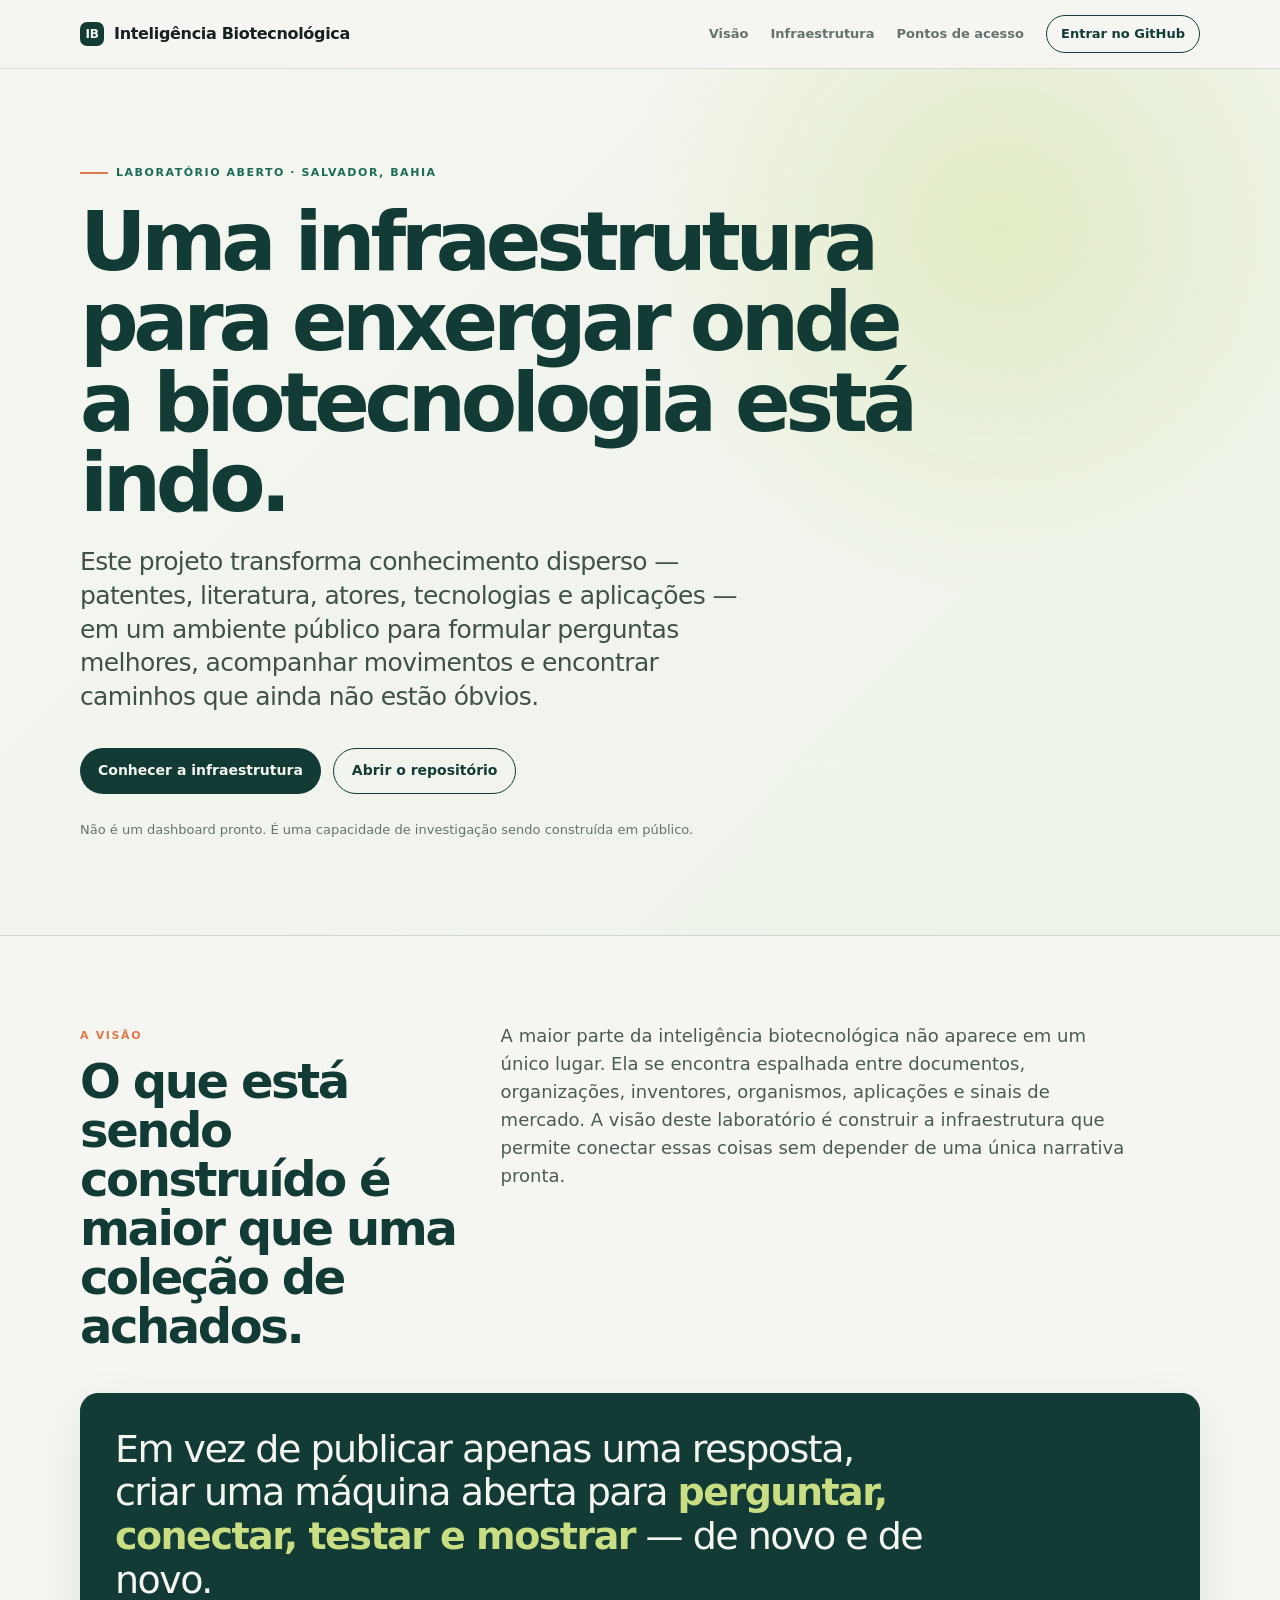
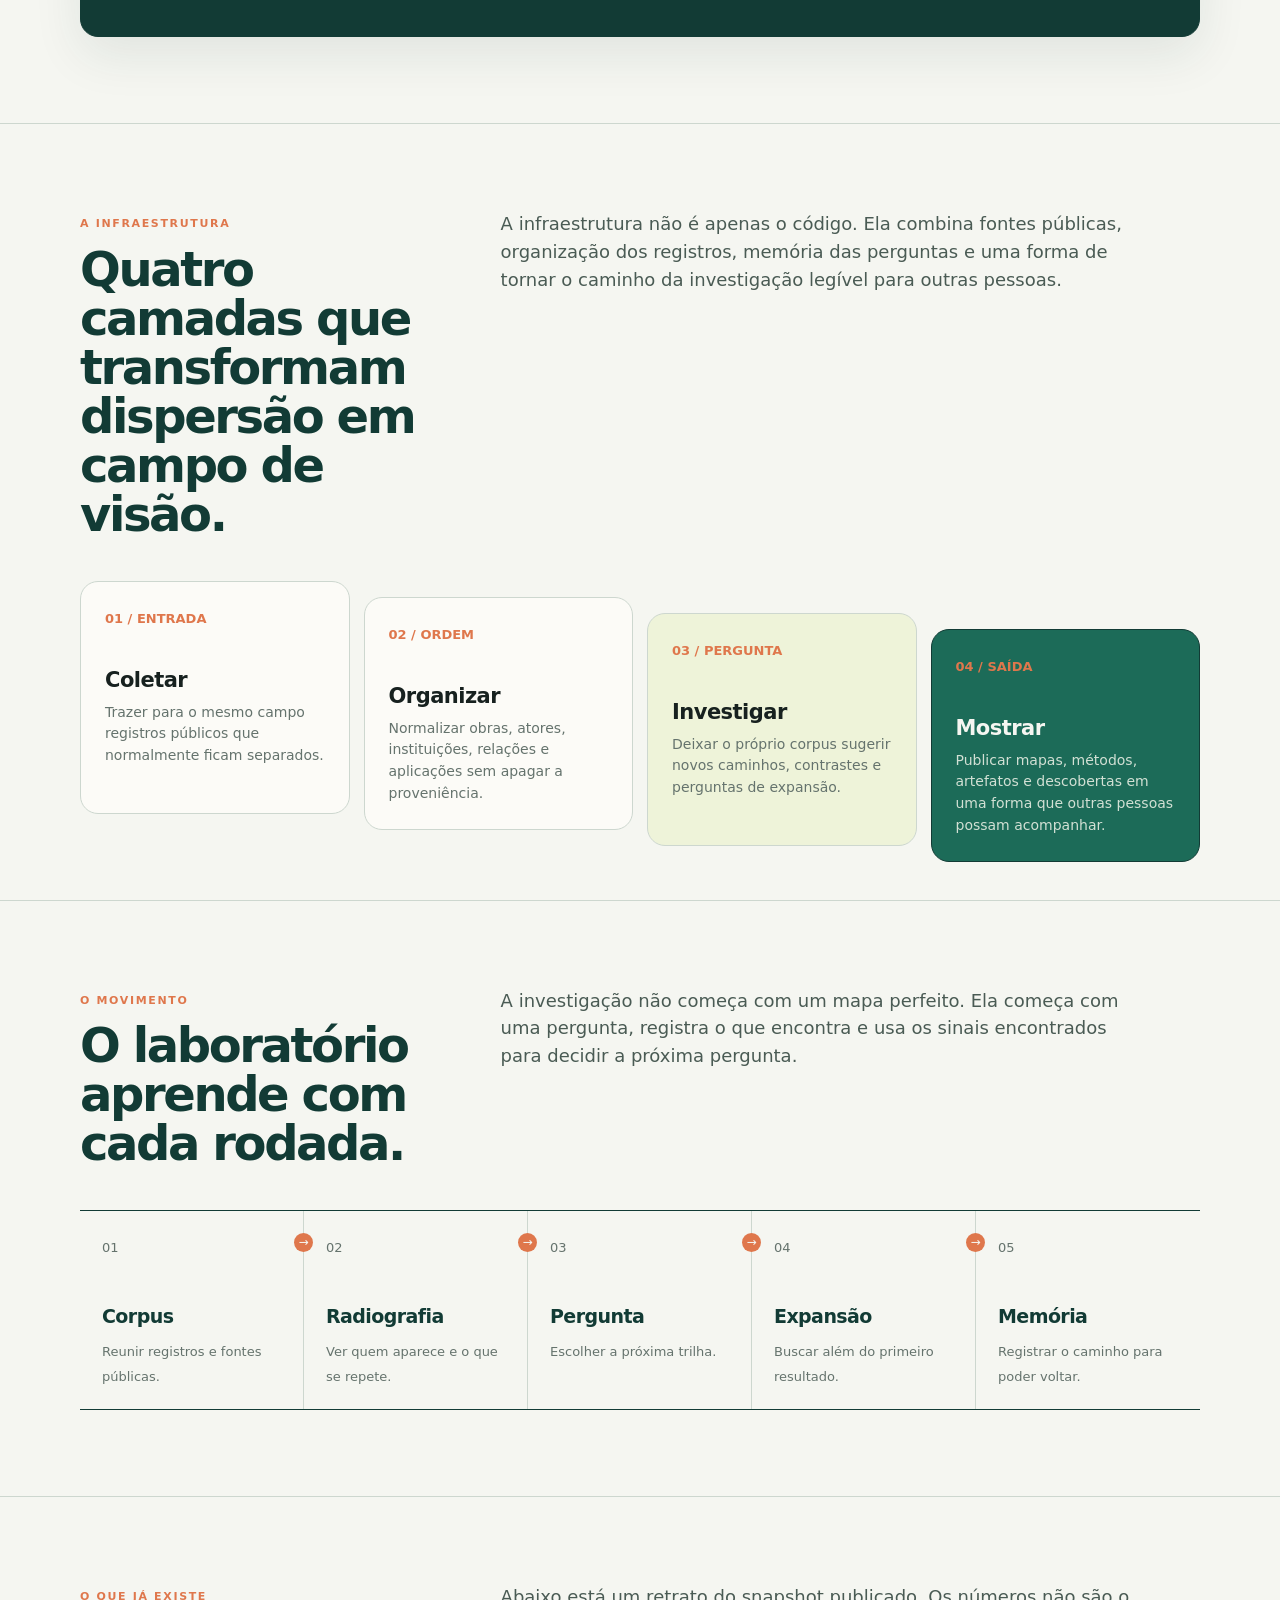
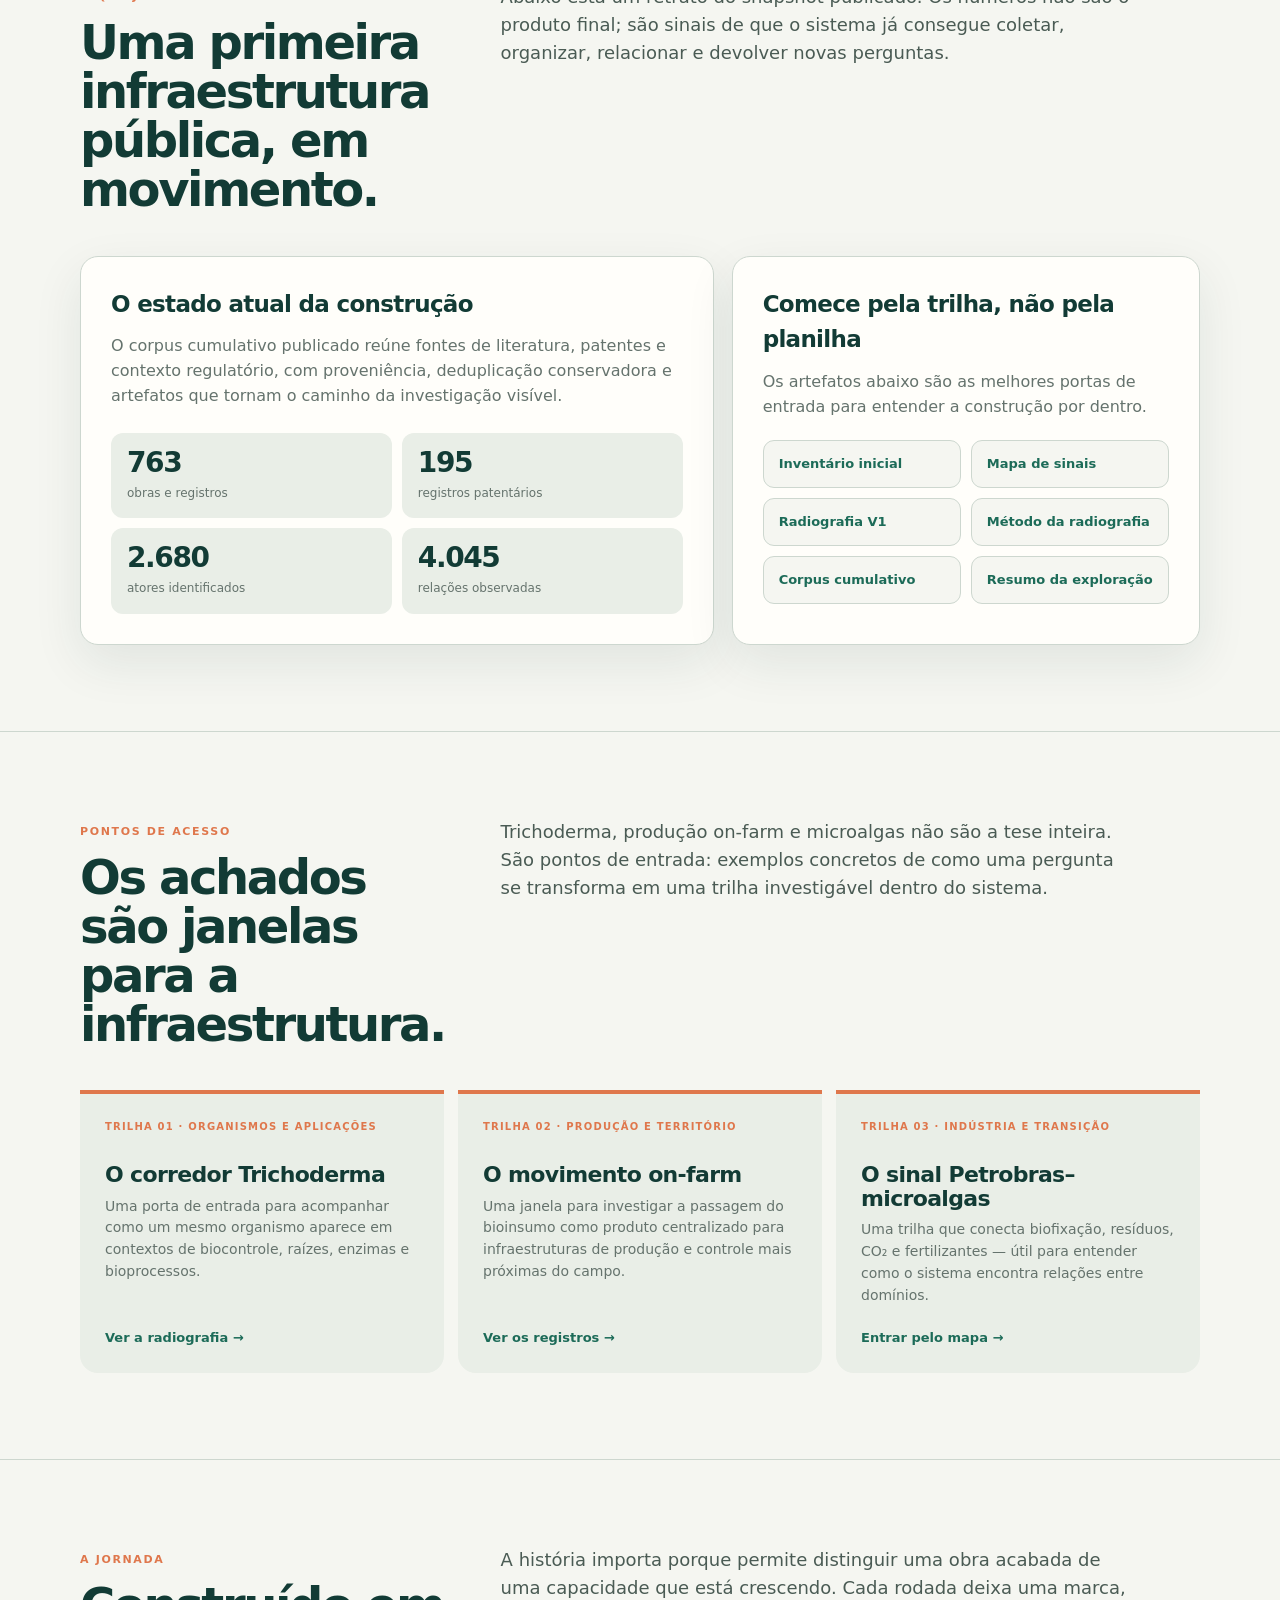
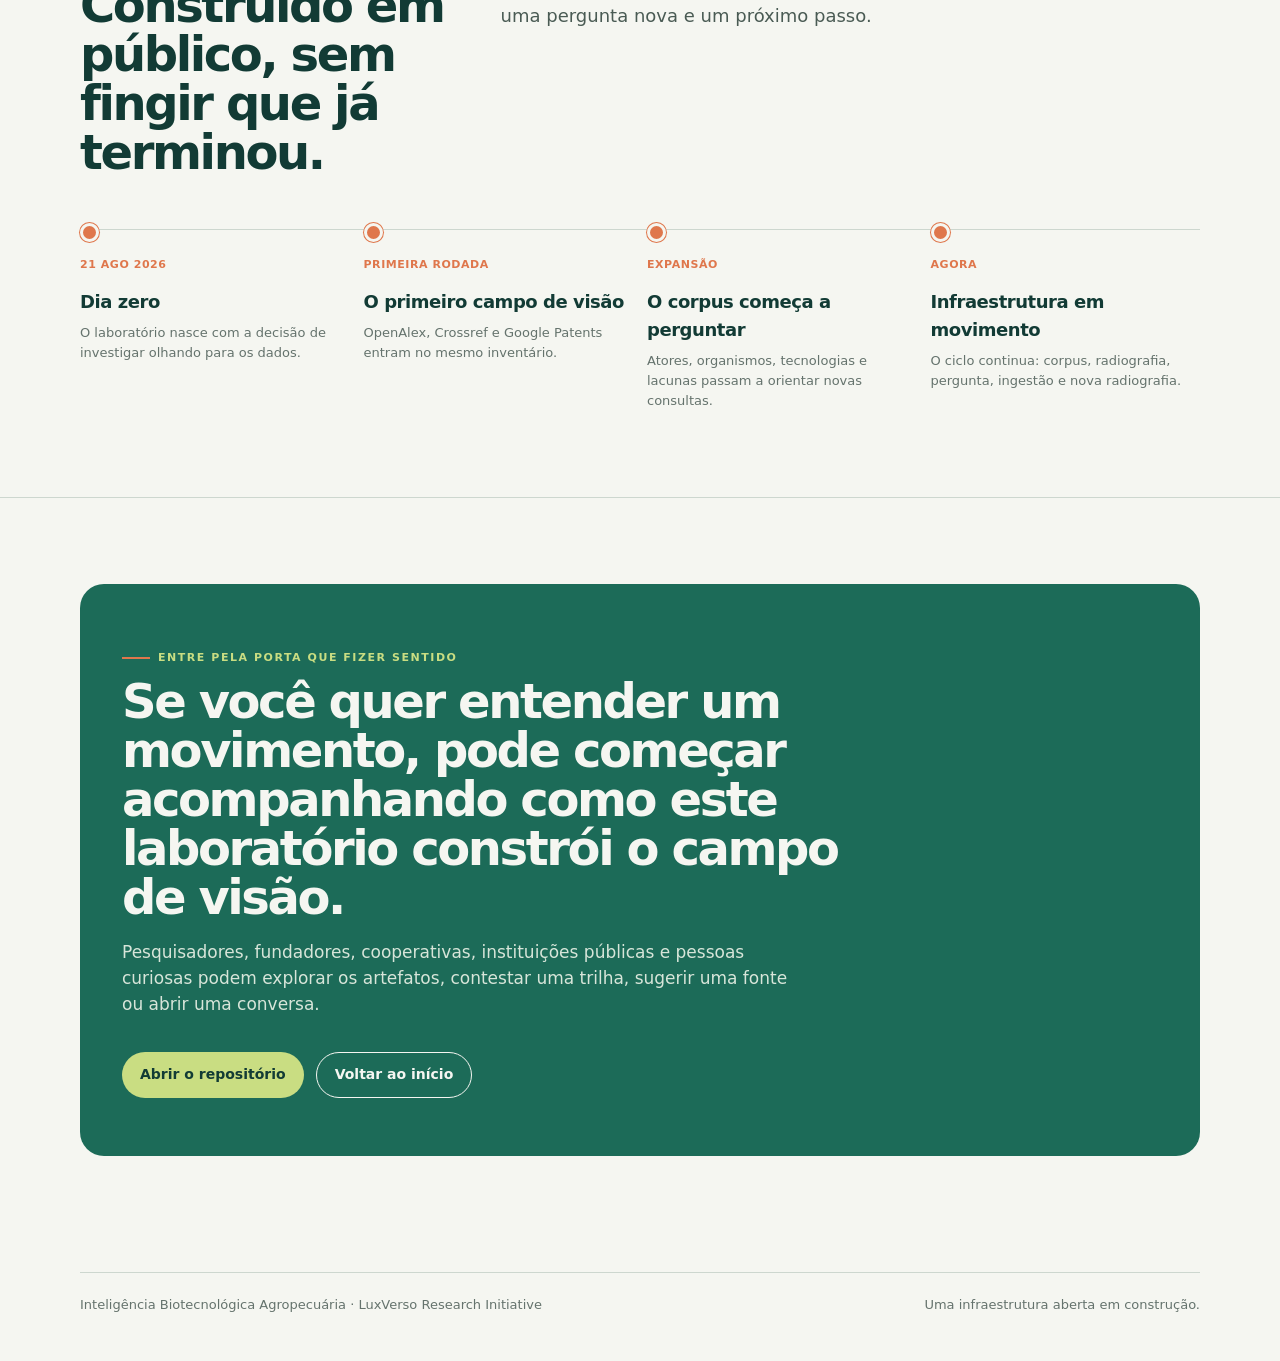
<file: index.html>
<!doctype html>
<html lang="pt-BR">
<head>
  <meta charset="utf-8">
  <meta name="viewport" content="width=device-width, initial-scale=1">
  <meta name="description" content="Uma infraestrutura aberta para transformar conhecimento biotecnológico disperso em inteligência investigável.">
  <title>Inteligência Biotecnológica Agropecuária — Infraestrutura aberta</title>
  <style>
    :root {
      --ink: #17211f;
      --muted: #65736d;
      --paper: #f5f6f1;
      --paper-2: #e9eee7;
      --line: #cdd7cf;
      --deep: #123b35;
      --green: #1c6b58;
      --lime: #c9dd82;
      --orange: #df774c;
      --white: #fffefa;
      --shadow: 0 18px 50px rgba(18, 59, 53, .09);
      --radius: 18px;
    }
    * { box-sizing: border-box; }
    html { scroll-behavior: smooth; }
    body {
      margin: 0;
      color: var(--ink);
      background: var(--paper);
      font-family: Inter, ui-sans-serif, system-ui, -apple-system, BlinkMacSystemFont, "Segoe UI", sans-serif;
      line-height: 1.55;
    }
    a { color: inherit; }
    .wrap { width: min(1120px, calc(100% - 40px)); margin: 0 auto; }
    .topbar {
      position: sticky;
      top: 0;
      z-index: 10;
      background: rgba(245, 246, 241, .88);
      border-bottom: 1px solid rgba(205, 215, 207, .85);
      backdrop-filter: blur(14px);
    }
    .nav { min-height: 68px; display: flex; align-items: center; justify-content: space-between; gap: 20px; }
    .brand { display: inline-flex; align-items: center; gap: 10px; text-decoration: none; font-weight: 800; letter-spacing: -.02em; }
    .mark { width: 24px; height: 24px; display: grid; place-items: center; color: var(--paper); background: var(--deep); border-radius: 7px; font-size: 12px; font-weight: 900; }
    .navlinks { display: flex; align-items: center; gap: 22px; color: var(--muted); font-size: 13px; font-weight: 650; }
    .navlinks a { text-decoration: none; }
    .navlinks a:hover { color: var(--green); }
    .nav-cta { color: var(--deep) !important; border: 1px solid var(--deep); border-radius: 999px; padding: 8px 14px; }
    .hero { padding: 88px 0 82px; background: radial-gradient(circle at 78% 18%, rgba(201, 221, 130, .38), transparent 30%), linear-gradient(135deg, var(--paper) 0%, #edf3e9 100%); border-bottom: 1px solid var(--line); }
    .eyebrow { display: inline-flex; align-items: center; gap: 8px; color: var(--green); text-transform: uppercase; letter-spacing: .14em; font-size: 11px; font-weight: 850; }
    .eyebrow::before { content: ""; width: 28px; height: 2px; background: var(--orange); }
    h1 { max-width: 880px; margin: 20px 0 22px; color: var(--deep); font-size: clamp(44px, 7vw, 82px); line-height: .98; letter-spacing: -.065em; font-weight: 840; }
    .hero-lede { max-width: 700px; margin: 0; color: #40514a; font-size: clamp(19px, 2.4vw, 25px); line-height: 1.35; letter-spacing: -.025em; }
    .hero-actions { display: flex; flex-wrap: wrap; gap: 12px; margin-top: 34px; }
    .button { display: inline-flex; align-items: center; justify-content: center; min-height: 46px; padding: 0 18px; border-radius: 999px; text-decoration: none; font-size: 14px; font-weight: 800; transition: transform .2s ease, box-shadow .2s ease, background .2s ease; }
    .button:hover { transform: translateY(-2px); box-shadow: 0 10px 24px rgba(18, 59, 53, .13); }
    .button-primary { color: var(--paper); background: var(--deep); }
    .button-secondary { color: var(--deep); border: 1px solid var(--deep); background: transparent; }
    .hero-note { margin-top: 26px; color: var(--muted); font-size: 13px; }
    .section { padding: 86px 0; }
    .section + .section { border-top: 1px solid var(--line); }
    .section-head { display: grid; grid-template-columns: minmax(240px, .7fr) minmax(0, 1.3fr); gap: 44px; align-items: start; margin-bottom: 42px; }
    .section-kicker { color: var(--orange); text-transform: uppercase; letter-spacing: .15em; font-size: 11px; font-weight: 850; }
    h2 { margin: 10px 0 0; color: var(--deep); font-size: clamp(30px, 4vw, 48px); line-height: 1.02; letter-spacing: -.05em; }
    .section-intro { max-width: 630px; margin: 0; color: #4a5b54; font-size: 18px; line-height: 1.55; }
    .statement { padding: 34px; border: 1px solid var(--deep); border-radius: var(--radius); color: var(--paper); background: var(--deep); box-shadow: var(--shadow); }
    .statement p { max-width: 820px; margin: 0; font-size: clamp(24px, 3.2vw, 38px); line-height: 1.15; letter-spacing: -.04em; }
    .statement strong { color: var(--lime); font-weight: 800; }
    .layers { display: grid; grid-template-columns: repeat(4, 1fr); gap: 14px; }
    .layer { min-height: 210px; padding: 24px; border: 1px solid var(--line); border-radius: var(--radius); background: rgba(255, 254, 250, .72); }
    .layer:nth-child(2) { transform: translateY(16px); }
    .layer:nth-child(3) { transform: translateY(32px); background: #eef3d9; }
    .layer:nth-child(4) { transform: translateY(48px); color: var(--paper); border-color: var(--deep); background: var(--green); }
    .number { color: var(--orange); font-size: 13px; font-weight: 900; }
    .layer h3 { margin: 38px 0 10px; color: inherit; font-size: 21px; line-height: 1.1; letter-spacing: -.025em; }
    .layer p { margin: 0; color: var(--muted); font-size: 14px; }
    .layer:nth-child(4) p { color: #d2e0d4; }
    .cycle { display: grid; grid-template-columns: repeat(5, 1fr); gap: 0; border-top: 1px solid var(--deep); border-bottom: 1px solid var(--deep); }
    .cycle-step { position: relative; min-height: 170px; padding: 24px 22px 20px; border-right: 1px solid var(--line); }
    .cycle-step:last-child { border-right: 0; }
    .cycle-step::after { content: "→"; position: absolute; right: -10px; top: 22px; z-index: 1; width: 19px; height: 19px; color: var(--paper); background: var(--orange); border-radius: 50%; text-align: center; line-height: 18px; font-size: 12px; }
    .cycle-step:last-child::after { display: none; }
    .cycle-step strong { display: block; margin: 42px 0 8px; color: var(--deep); font-size: 19px; letter-spacing: -.03em; }
    .cycle-step span { color: var(--muted); font-size: 13px; }
    .proof-grid { display: grid; grid-template-columns: 1.15fr .85fr; gap: 18px; }
    .proof-card { padding: 30px; border-radius: var(--radius); background: var(--white); border: 1px solid var(--line); box-shadow: var(--shadow); }
    .proof-card h3 { margin: 0 0 12px; color: var(--deep); font-size: 23px; letter-spacing: -.03em; }
    .proof-card p { margin: 0; color: var(--muted); }
    .stats { display: grid; grid-template-columns: repeat(2, 1fr); gap: 10px; margin-top: 24px; }
    .stat { padding: 16px; border-radius: 12px; background: var(--paper-2); }
    .stat b { display: block; color: var(--deep); font-size: 28px; line-height: 1; letter-spacing: -.05em; }
    .stat span { display: block; margin-top: 7px; color: var(--muted); font-size: 12px; }
    .manifest { display: grid; grid-template-columns: repeat(2, 1fr); gap: 10px; margin-top: 20px; }
    .manifest a { display: block; padding: 13px 15px; border: 1px solid var(--line); border-radius: 11px; color: var(--green); background: var(--paper); text-decoration: none; font-size: 13px; font-weight: 750; }
    .manifest a:hover { border-color: var(--green); background: #eff5e9; }
    .access-grid { display: grid; grid-template-columns: repeat(3, 1fr); gap: 14px; }
    .access { display: flex; flex-direction: column; min-height: 270px; padding: 25px; border-top: 4px solid var(--orange); border-radius: 0 0 var(--radius) var(--radius); background: var(--paper-2); }
    .access small { color: var(--orange); text-transform: uppercase; letter-spacing: .12em; font-size: 10px; font-weight: 900; }
    .access h3 { margin: 28px 0 9px; color: var(--deep); font-size: 22px; line-height: 1.08; letter-spacing: -.03em; }
    .access p { margin: 0; color: var(--muted); font-size: 14px; }
    .access a { margin-top: auto; padding-top: 22px; color: var(--green); font-size: 13px; font-weight: 850; text-decoration: none; }
    .timeline { position: relative; display: grid; grid-template-columns: repeat(4, 1fr); gap: 14px; }
    .timeline::before { content: ""; position: absolute; top: 10px; left: 0; right: 0; height: 1px; background: var(--line); }
    .moment { position: relative; padding-top: 32px; }
    .moment::before { content: ""; position: absolute; top: 4px; left: 0; width: 13px; height: 13px; border: 3px solid var(--paper); border-radius: 50%; background: var(--orange); box-shadow: 0 0 0 1px var(--orange); }
    .moment time { color: var(--orange); font-size: 11px; font-weight: 900; letter-spacing: .05em; }
    .moment h3 { margin: 12px 0 7px; color: var(--deep); font-size: 18px; letter-spacing: -.025em; }
    .moment p { margin: 0; color: var(--muted); font-size: 13px; }
    .invite { padding: 58px 42px; border-radius: 24px; color: var(--paper); background: var(--green); }
    .invite h2 { max-width: 720px; color: var(--paper); }
    .invite p { max-width: 670px; color: #d7e5d9; font-size: 17px; }
    .invite .button-primary { color: var(--deep); background: var(--lime); }
    footer { padding: 30px 0 46px; color: var(--muted); font-size: 13px; }
    .footer-row { display: flex; justify-content: space-between; align-items: center; gap: 20px; border-top: 1px solid var(--line); padding-top: 22px; }
    @media (max-width: 820px) {
      .navlinks a:not(.nav-cta) { display: none; }
      .hero { padding: 64px 0; }
      .section { padding: 64px 0; }
      .section-head, .proof-grid { grid-template-columns: 1fr; gap: 18px; }
      .layers { grid-template-columns: repeat(2, 1fr); }
      .layer:nth-child(2), .layer:nth-child(3), .layer:nth-child(4) { transform: none; }
      .cycle { grid-template-columns: 1fr; border-bottom: 0; }
      .cycle-step { min-height: auto; border-right: 0; border-bottom: 1px solid var(--line); }
      .cycle-step::after { content: "↓"; top: auto; bottom: -10px; right: 50%; }
      .cycle-step strong { margin-top: 18px; }
      .access-grid, .timeline { grid-template-columns: 1fr; }
      .timeline::before { left: 5px; top: 0; bottom: 0; width: 1px; height: auto; }
      .moment { padding: 0 0 26px 28px; }
      .moment::before { top: 2px; left: 0; }
      .invite { padding: 38px 26px; }
    }
    @media (max-width: 520px) {
      .wrap { width: min(100% - 28px, 1120px); }
      h1 { font-size: 49px; }
      .layers, .stats, .manifest { grid-template-columns: 1fr; }
      .footer-row { align-items: flex-start; flex-direction: column; }
    }
    @media (prefers-reduced-motion: reduce) { html { scroll-behavior: auto; } .button { transition: none; } }
  </style>
</head>
<body>
  <div class="topbar">
    <nav class="nav wrap" aria-label="Navegação principal">
      <a class="brand" href="#top"><span class="mark">IB</span><span>Inteligência Biotecnológica</span></a>
      <div class="navlinks">
        <a href="#visao">Visão</a>
        <a href="#infraestrutura">Infraestrutura</a>
        <a href="#pontos-de-acesso">Pontos de acesso</a>
        <a class="nav-cta" href="https://github.com/viniburilux/inteligencia-biotecnologica-agropecuaria" target="_blank" rel="noreferrer">Entrar no GitHub</a>
      </div>
    </nav>
  </div>

  <main id="top">
    <header class="hero">
      <div class="wrap">
        <span class="eyebrow">Laboratório aberto · Salvador, Bahia</span>
        <h1>Uma infraestrutura para enxergar onde a biotecnologia está indo.</h1>
        <p class="hero-lede">Este projeto transforma conhecimento disperso — patentes, literatura, atores, tecnologias e aplicações — em um ambiente público para formular perguntas melhores, acompanhar movimentos e encontrar caminhos que ainda não estão óbvios.</p>
        <div class="hero-actions">
          <a class="button button-primary" href="#infraestrutura">Conhecer a infraestrutura</a>
          <a class="button button-secondary" href="https://github.com/viniburilux/inteligencia-biotecnologica-agropecuaria" target="_blank" rel="noreferrer">Abrir o repositório</a>
        </div>
        <p class="hero-note">Não é um dashboard pronto. É uma capacidade de investigação sendo construída em público.</p>
      </div>
    </header>

    <section class="section" id="visao">
      <div class="wrap">
        <div class="section-head">
          <div><span class="section-kicker">A visão</span><h2>O que está sendo construído é maior que uma coleção de achados.</h2></div>
          <p class="section-intro">A maior parte da inteligência biotecnológica não aparece em um único lugar. Ela se encontra espalhada entre documentos, organizações, inventores, organismos, aplicações e sinais de mercado. A visão deste laboratório é construir a infraestrutura que permite conectar essas coisas sem depender de uma única narrativa pronta.</p>
        </div>
        <div class="statement">
          <p>Em vez de publicar apenas uma resposta, criar uma máquina aberta para <strong>perguntar, conectar, testar e mostrar</strong> — de novo e de novo.</p>
        </div>
      </div>
    </section>

    <section class="section" id="infraestrutura">
      <div class="wrap">
        <div class="section-head">
          <div><span class="section-kicker">A infraestrutura</span><h2>Quatro camadas que transformam dispersão em campo de visão.</h2></div>
          <p class="section-intro">A infraestrutura não é apenas o código. Ela combina fontes públicas, organização dos registros, memória das perguntas e uma forma de tornar o caminho da investigação legível para outras pessoas.</p>
        </div>
        <div class="layers">
          <article class="layer"><span class="number">01 / ENTRADA</span><h3>Coletar</h3><p>Trazer para o mesmo campo registros públicos que normalmente ficam separados.</p></article>
          <article class="layer"><span class="number">02 / ORDEM</span><h3>Organizar</h3><p>Normalizar obras, atores, instituições, relações e aplicações sem apagar a proveniência.</p></article>
          <article class="layer"><span class="number">03 / PERGUNTA</span><h3>Investigar</h3><p>Deixar o próprio corpus sugerir novos caminhos, contrastes e perguntas de expansão.</p></article>
          <article class="layer"><span class="number">04 / SAÍDA</span><h3>Mostrar</h3><p>Publicar mapas, métodos, artefatos e descobertas em uma forma que outras pessoas possam acompanhar.</p></article>
        </div>
      </div>
    </section>

    <section class="section">
      <div class="wrap">
        <div class="section-head">
          <div><span class="section-kicker">O movimento</span><h2>O laboratório aprende com cada rodada.</h2></div>
          <p class="section-intro">A investigação não começa com um mapa perfeito. Ela começa com uma pergunta, registra o que encontra e usa os sinais encontrados para decidir a próxima pergunta.</p>
        </div>
        <div class="cycle" aria-label="Ciclo de investigação">
          <div class="cycle-step"><span>01</span><strong>Corpus</strong><span>Reunir registros e fontes públicas.</span></div>
          <div class="cycle-step"><span>02</span><strong>Radiografia</strong><span>Ver quem aparece e o que se repete.</span></div>
          <div class="cycle-step"><span>03</span><strong>Pergunta</strong><span>Escolher a próxima trilha.</span></div>
          <div class="cycle-step"><span>04</span><strong>Expansão</strong><span>Buscar além do primeiro resultado.</span></div>
          <div class="cycle-step"><span>05</span><strong>Memória</strong><span>Registrar o caminho para poder voltar.</span></div>
        </div>
      </div>
    </section>

    <section class="section" id="o-que-existe">
      <div class="wrap">
        <div class="section-head">
          <div><span class="section-kicker">O que já existe</span><h2>Uma primeira infraestrutura pública, em movimento.</h2></div>
          <p class="section-intro">Abaixo está um retrato do snapshot publicado. Os números não são o produto final; são sinais de que o sistema já consegue coletar, organizar, relacionar e devolver novas perguntas.</p>
        </div>
        <div class="proof-grid">
          <article class="proof-card">
            <h3>O estado atual da construção</h3>
            <p>O corpus cumulativo publicado reúne fontes de literatura, patentes e contexto regulatório, com proveniência, deduplicação conservadora e artefatos que tornam o caminho da investigação visível.</p>
            <div class="stats">
              <div class="stat"><b>763</b><span>obras e registros</span></div>
              <div class="stat"><b>195</b><span>registros patentários</span></div>
              <div class="stat"><b>2.680</b><span>atores identificados</span></div>
              <div class="stat"><b>4.045</b><span>relações observadas</span></div>
            </div>
          </article>
          <article class="proof-card">
            <h3>Comece pela trilha, não pela planilha</h3>
            <p>Os artefatos abaixo são as melhores portas de entrada para entender a construção por dentro.</p>
            <div class="manifest">
              <a href="INVENTORY_V0.md">Inventário inicial</a>
              <a href="SIGNAL_MAP_V0.md">Mapa de sinais</a>
              <a href="EXPLORATORY_RADIOGRAPHY_V1.md">Radiografia V1</a>
              <a href="RADIOGRAPHY_METHOD_V1.md">Método da radiografia</a>
              <a href="normalized_v2/">Corpus cumulativo</a>
              <a href="EXPLORATION_CYCLE_V1_SUMMARY.md">Resumo da exploração</a>
            </div>
          </article>
        </div>
      </div>
    </section>

    <section class="section" id="pontos-de-acesso">
      <div class="wrap">
        <div class="section-head">
          <div><span class="section-kicker">Pontos de acesso</span><h2>Os achados são janelas para a infraestrutura.</h2></div>
          <p class="section-intro">Trichoderma, produção on-farm e microalgas não são a tese inteira. São pontos de entrada: exemplos concretos de como uma pergunta se transforma em uma trilha investigável dentro do sistema.</p>
        </div>
        <div class="access-grid">
          <article class="access"><small>Trilha 01 · Organismos e aplicações</small><h3>O corredor Trichoderma</h3><p>Uma porta de entrada para acompanhar como um mesmo organismo aparece em contextos de biocontrole, raízes, enzimas e bioprocessos.</p><a href="EXPLORATORY_RADIOGRAPHY_V1.md">Ver a radiografia →</a></article>
          <article class="access"><small>Trilha 02 · Produção e território</small><h3>O movimento on-farm</h3><p>Uma janela para investigar a passagem do bioinsumo como produto centralizado para infraestruturas de produção e controle mais próximas do campo.</p><a href="EXPANSION_PATENT_FINDINGS_V1.md">Ver os registros →</a></article>
          <article class="access"><small>Trilha 03 · Indústria e transição</small><h3>O sinal Petrobras–microalgas</h3><p>Uma trilha que conecta biofixação, resíduos, CO₂ e fertilizantes — útil para entender como o sistema encontra relações entre domínios.</p><a href="SIGNAL_MAP_V0.md">Entrar pelo mapa →</a></article>
        </div>
      </div>
    </section>

    <section class="section">
      <div class="wrap">
        <div class="section-head">
          <div><span class="section-kicker">A jornada</span><h2>Construído em público, sem fingir que já terminou.</h2></div>
          <p class="section-intro">A história importa porque permite distinguir uma obra acabada de uma capacidade que está crescendo. Cada rodada deixa uma marca, uma pergunta nova e um próximo passo.</p>
        </div>
        <div class="timeline">
          <article class="moment"><time>21 AGO 2026</time><h3>Dia zero</h3><p>O laboratório nasce com a decisão de investigar olhando para os dados.</p></article>
          <article class="moment"><time>PRIMEIRA RODADA</time><h3>O primeiro campo de visão</h3><p>OpenAlex, Crossref e Google Patents entram no mesmo inventário.</p></article>
          <article class="moment"><time>EXPANSÃO</time><h3>O corpus começa a perguntar</h3><p>Atores, organismos, tecnologias e lacunas passam a orientar novas consultas.</p></article>
          <article class="moment"><time>AGORA</time><h3>Infraestrutura em movimento</h3><p>O ciclo continua: corpus, radiografia, pergunta, ingestão e nova radiografia.</p></article>
        </div>
      </div>
    </section>

    <section class="section">
      <div class="wrap">
        <div class="invite">
          <span class="eyebrow" style="color: var(--lime);">Entre pela porta que fizer sentido</span>
          <h2>Se você quer entender um movimento, pode começar acompanhando como este laboratório constrói o campo de visão.</h2>
          <p>Pesquisadores, fundadores, cooperativas, instituições públicas e pessoas curiosas podem explorar os artefatos, contestar uma trilha, sugerir uma fonte ou abrir uma conversa.</p>
          <div class="hero-actions"><a class="button button-primary" href="https://github.com/viniburilux/inteligencia-biotecnologica-agropecuaria" target="_blank" rel="noreferrer">Abrir o repositório</a><a class="button button-secondary" style="color: var(--paper); border-color: var(--paper);" href="#top">Voltar ao início</a></div>
        </div>
      </div>
    </section>
  </main>

  <footer>
    <div class="wrap footer-row"><span>Inteligência Biotecnológica Agropecuária · LuxVerso Research Initiative</span><span>Uma infraestrutura aberta em construção.</span></div>
  </footer>
</body>
</html>
</file>
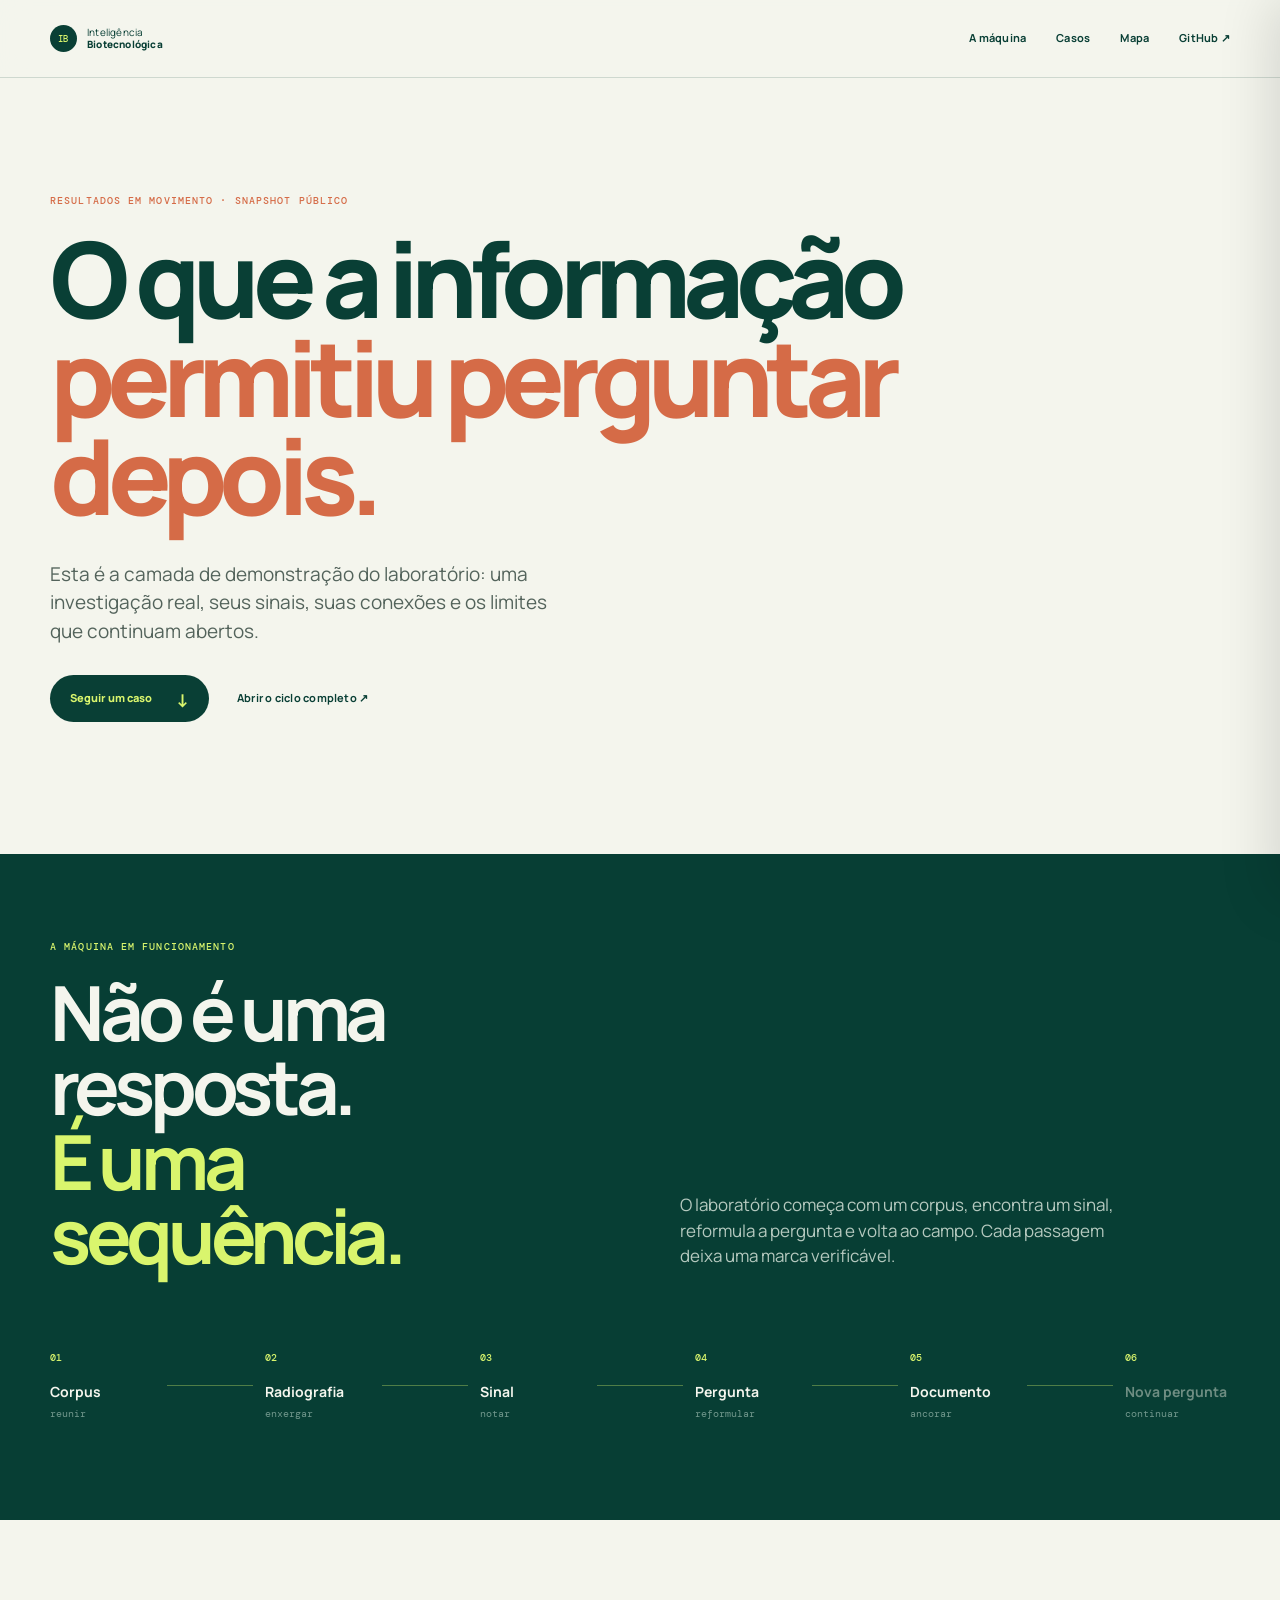
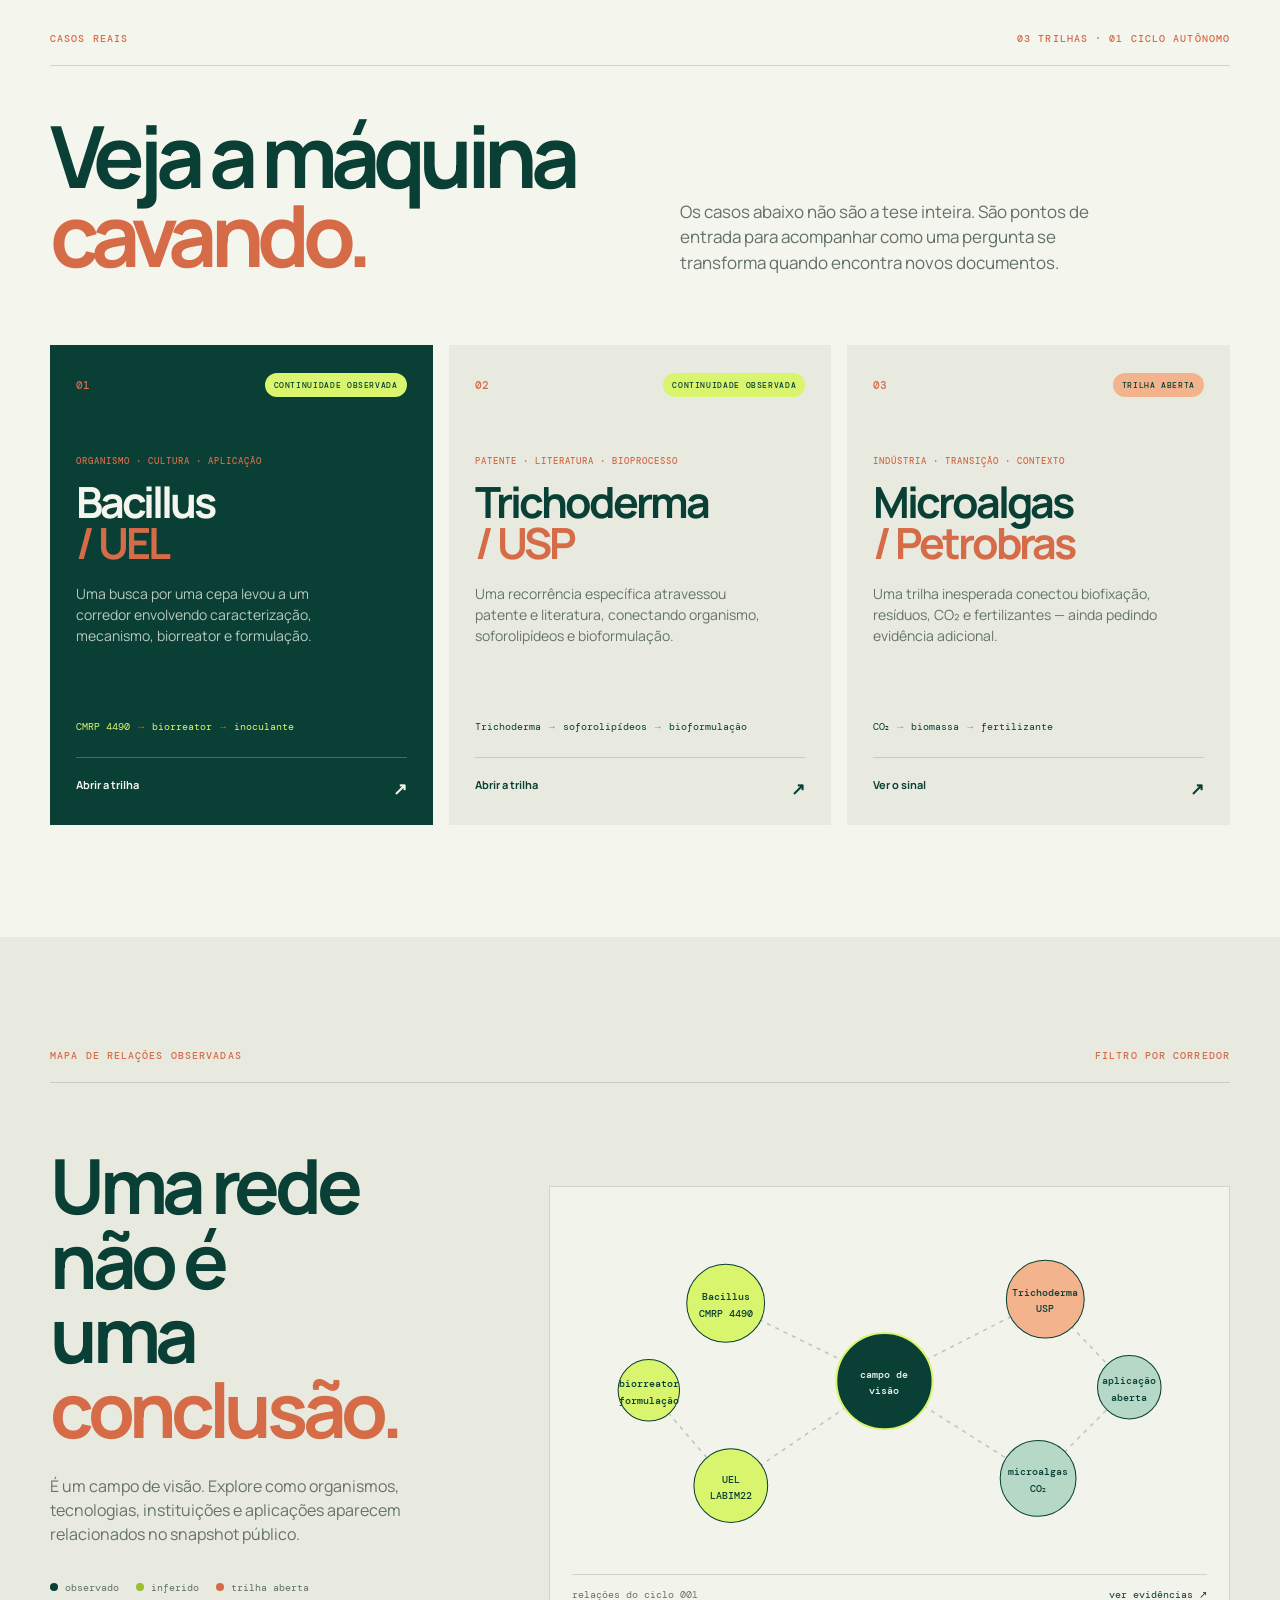
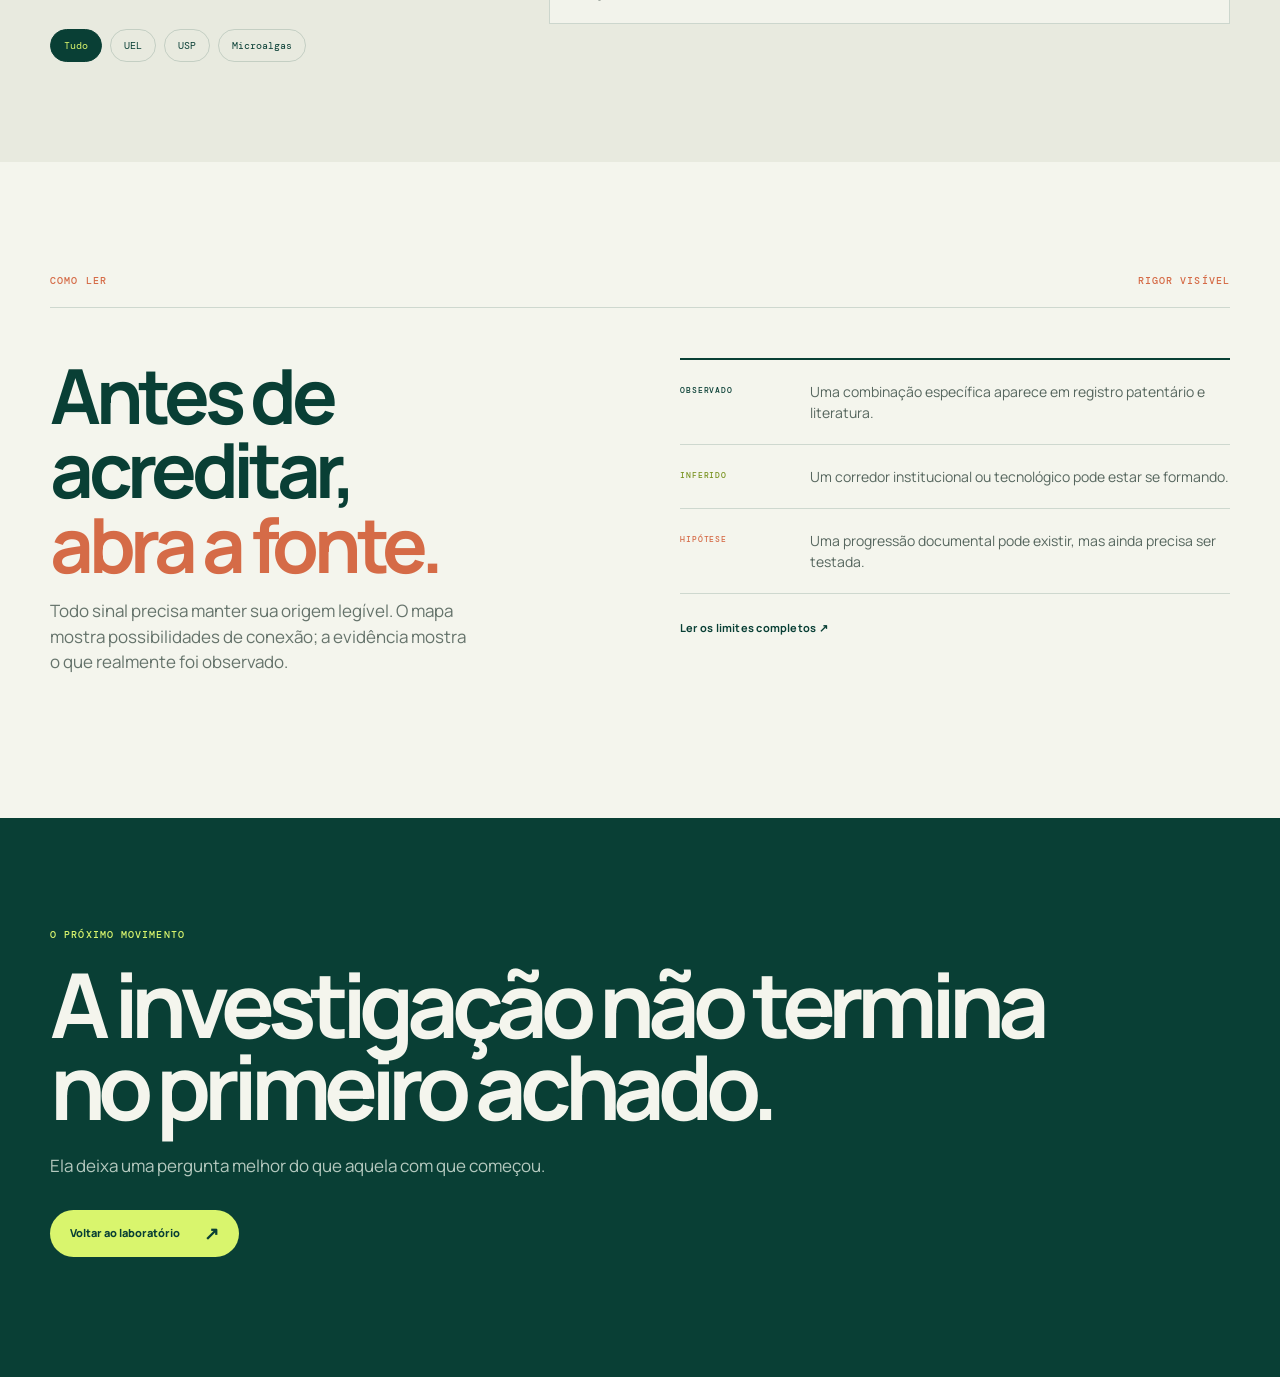
<file: results/index.html>
<!doctype html>
<html lang="pt-BR">
<head>
  <meta charset="utf-8" />
  <meta name="viewport" content="width=device-width, initial-scale=1" />
  <title>Resultados — Inteligência Biotecnológica</title>
  <meta name="description" content="A máquina em funcionamento: casos, relações e evidências do laboratório de Inteligência Biotecnológica Agropecuária." />
  <link rel="preconnect" href="https://fonts.googleapis.com">
  <link rel="preconnect" href="https://fonts.gstatic.com" crossorigin>
  <link href="https://fonts.googleapis.com/css2?family=DM+Mono:wght@400;500&family=Manrope:wght@400;500;600;700;800&display=swap" rel="stylesheet">
  <link rel="stylesheet" href="styles.css" />
</head>
<body>
  <header class="topbar">
    <a class="brand" href="../README.md"><span class="mark">IB</span><span>Inteligência<br><b>Biotecnológica</b></span></a>
    <nav><a href="#machine">A máquina</a><a href="#cases">Casos</a><a href="#map">Mapa</a><a href="https://github.com/viniburilux/inteligencia-biotecnologica-agropecuaria" target="_blank" rel="noreferrer">GitHub ↗</a></nav>
  </header>

  <main>
    <section class="hero shell">
      <div class="eyebrow">Resultados em movimento · snapshot público</div>
      <h1>O que a informação<br><em>permitiu perguntar depois.</em></h1>
      <p class="lede">Esta é a camada de demonstração do laboratório: uma investigação real, seus sinais, suas conexões e os limites que continuam abertos.</p>
      <div class="hero-actions"><a class="button dark" href="#cases">Seguir um caso <span>↓</span></a><a class="text-link" href="../autonomous_cycles/PATENT-ASIE-2026-08-21-001/EXECUTIVE_MAP_UPDATE.md">Abrir o ciclo completo ↗</a></div>
    </section>

    <section id="machine" class="machine-band">
      <div class="shell split-head"><div><div class="eyebrow light">A máquina em funcionamento</div><h2>Não é uma resposta.<br><span>É uma sequência.</span></h2></div><p>O laboratório começa com um corpus, encontra um sinal, reformula a pergunta e volta ao campo. Cada passagem deixa uma marca verificável.</p></div>
      <div class="shell process"><div class="step active"><span>01</span><b>Corpus</b><small>reunir</small></div><div class="connector"></div><div class="step active"><span>02</span><b>Radiografia</b><small>enxergar</small></div><div class="connector"></div><div class="step active"><span>03</span><b>Sinal</b><small>notar</small></div><div class="connector"></div><div class="step active"><span>04</span><b>Pergunta</b><small>reformular</small></div><div class="connector"></div><div class="step active"><span>05</span><b>Documento</b><small>ancorar</small></div><div class="connector"></div><div class="step"><span>06</span><b>Nova pergunta</b><small>continuar</small></div></div>
    </section>

    <section id="cases" class="cases shell section">
      <div class="section-kicker"><span>Casos reais</span><span>03 trilhas · 01 ciclo autônomo</span></div>
      <div class="section-heading"><h2>Veja a máquina<br><em>cavando.</em></h2><p>Os casos abaixo não são a tese inteira. São pontos de entrada para acompanhar como uma pergunta se transforma quando encontra novos documentos.</p></div>
      <div class="case-grid">
        <article class="case-card featured" data-case="uel"><div class="case-top"><span class="case-number">01</span><span class="status observed">continuidade observada</span></div><div class="case-tag">Organismo · cultura · aplicação</div><h3>Bacillus<br><em>/ UEL</em></h3><p>Uma busca por uma cepa levou a um corredor envolvendo caracterização, mecanismo, biorreator e formulação.</p><div class="case-path"><span>CMRP 4490</span><i>→</i><span>biorreator</span><i>→</i><span>inoculante</span></div><button class="case-trigger">Abrir a trilha <span>↗</span></button></article>
        <article class="case-card" data-case="usp"><div class="case-top"><span class="case-number">02</span><span class="status observed">continuidade observada</span></div><div class="case-tag">Patente · literatura · bioprocesso</div><h3>Trichoderma<br><em>/ USP</em></h3><p>Uma recorrência específica atravessou patente e literatura, conectando organismo, soforolipídeos e bioformulação.</p><div class="case-path"><span>Trichoderma</span><i>→</i><span>soforolipídeos</span><i>→</i><span>bioformulação</span></div><button class="case-trigger">Abrir a trilha <span>↗</span></button></article>
        <article class="case-card open" data-case="micro"><div class="case-top"><span class="case-number">03</span><span class="status hypothesis">trilha aberta</span></div><div class="case-tag">Indústria · transição · contexto</div><h3>Microalgas<br><em>/ Petrobras</em></h3><p>Uma trilha inesperada conectou biofixação, resíduos, CO₂ e fertilizantes — ainda pedindo evidência adicional.</p><div class="case-path"><span>CO₂</span><i>→</i><span>biomassa</span><i>→</i><span>fertilizante</span></div><button class="case-trigger">Ver o sinal <span>↗</span></button></article>
      </div>
    </section>

    <section id="map" class="map-section section">
      <div class="shell section-kicker"><span>Mapa de relações observadas</span><span>filtro por corredor</span></div>
      <div class="shell map-layout"><div class="map-copy"><h2>Uma rede não é<br>uma <em>conclusão.</em></h2><p>É um campo de visão. Explore como organismos, tecnologias, instituições e aplicações aparecem relacionados no snapshot público.</p><div class="legend"><span><i class="dot green"></i>observado</span><span><i class="dot lime"></i>inferido</span><span><i class="dot orange"></i>trilha aberta</span></div><div class="filter-row"><button class="filter active" data-filter="all">Tudo</button><button class="filter" data-filter="uel">UEL</button><button class="filter" data-filter="usp">USP</button><button class="filter" data-filter="micro">Microalgas</button></div></div><div class="network" aria-label="Mapa relacional dos casos"><svg viewBox="0 0 620 350" role="img"><g class="edges"><line x1="150" y1="92" x2="305" y2="168"/><line x1="305" y1="168" x2="462" y2="88"/><line x1="305" y1="168" x2="455" y2="263"/><line x1="305" y1="168" x2="155" y2="270"/><line x1="462" y1="88" x2="544" y2="174"/><line x1="155" y1="270" x2="75" y2="177"/><line x1="455" y1="263" x2="544" y2="174"/></g><g class="nodes"><g class="node n-uel" data-network="uel" transform="translate(150 92)"><circle r="38"/><text y="-3">Bacillus</text><text y="13">CMRP 4490</text></g><g class="node n-core" data-network="all" transform="translate(305 168)"><circle r="47"/><text y="-3">campo de</text><text y="13">visão</text></g><g class="node n-usp" data-network="usp" transform="translate(462 88)"><circle r="38"/><text y="-3">Trichoderma</text><text y="13">USP</text></g><g class="node n-uel" data-network="uel" transform="translate(155 270)"><circle r="36"/><text y="-3">UEL</text><text y="13">LABIM22</text></g><g class="node n-micro" data-network="micro" transform="translate(455 263)"><circle r="37"/><text y="-3">microalgas</text><text y="13">CO₂</text></g><g class="node n-micro" data-network="micro" transform="translate(544 174)"><circle r="31"/><text y="-3">aplicação</text><text y="13">aberta</text></g><g class="node n-uel" data-network="uel" transform="translate(75 177)"><circle r="30"/><text y="-3">biorreator</text><text y="13">formulação</text></g></g></svg><div class="network-caption"><span>relações do ciclo 001</span><a href="../autonomous_cycles/PATENT-ASIE-2026-08-21-001/new_relations.json">ver evidências ↗</a></div></div></div>
    </section>

    <section class="evidence section shell"><div class="section-kicker"><span>Como ler</span><span>rigor visível</span></div><div class="evidence-grid"><div><h2>Antes de acreditar,<br><em>abra a fonte.</em></h2><p>Todo sinal precisa manter sua origem legível. O mapa mostra possibilidades de conexão; a evidência mostra o que realmente foi observado.</p></div><div class="evidence-card"><div class="evidence-row"><span class="label observed">OBSERVADO</span><p>Uma combinação específica aparece em registro patentário e literatura.</p></div><div class="evidence-row"><span class="label inferred">INFERIDO</span><p>Um corredor institucional ou tecnológico pode estar se formando.</p></div><div class="evidence-row"><span class="label hypothesis">HIPÓTESE</span><p>Uma progressão documental pode existir, mas ainda precisa ser testada.</p></div><a class="text-link" href="../autonomous_cycles/PATENT-ASIE-2026-08-21-001/EXECUTIVE_MAP_UPDATE.md">Ler os limites completos ↗</a></div></div></section>

    <section class="cta-band"><div class="shell cta-inner"><div class="eyebrow light">O próximo movimento</div><h2>A investigação não termina<br>no primeiro achado.</h2><p>Ela deixa uma pergunta melhor do que aquela com que começou.</p><a class="button lime" href="../README.md">Voltar ao laboratório <span>↗</span></a></div></section>
  </main>
  <div class="drawer" id="drawer" aria-hidden="true"><button class="drawer-close" aria-label="Fechar">×</button><div id="drawer-content"></div></div><div class="scrim" id="scrim"></div>
  <script src="app.js"></script>
</body>
</html>
</file>
<file: results/styles.css>
:root{--ink:#093f35;--deep:#073e34;--cream:#f4f5ed;--lime:#d9f56d;--orange:#d56b47;--muted:#6c7770;--line:rgba(9,63,53,.16);--mono:'DM Mono',monospace;--sans:'Manrope',sans-serif}*{box-sizing:border-box}html{scroll-behavior:smooth}body{margin:0;background:var(--cream);color:var(--ink);font-family:var(--sans);font-size:15px;line-height:1.5}.shell{width:min(1180px,calc(100% - 88px));margin:0 auto}.topbar{height:78px;border-bottom:1px solid var(--line);display:flex;align-items:center;justify-content:space-between;padding:0 max(44px,calc((100% - 1180px)/2));position:sticky;top:0;background:rgba(244,245,237,.92);backdrop-filter:blur(14px);z-index:10}.brand{display:flex;gap:10px;align-items:center;color:var(--ink);text-decoration:none;font-size:10px;line-height:1.15;letter-spacing:.02em}.brand b{font-weight:800}.mark{display:grid;place-items:center;width:27px;height:27px;border-radius:50%;background:var(--ink);color:var(--lime);font:500 9px var(--mono)}nav{display:flex;align-items:center;gap:30px}nav a,.text-link{color:var(--ink);text-decoration:none;font-size:11px;font-weight:700;letter-spacing:.02em}nav a:hover,.text-link:hover{color:var(--orange)}.hero{padding:116px 0 132px;max-width:1180px}.eyebrow,.case-tag,.section-kicker,.status,.label{font:500 10px var(--mono);letter-spacing:.11em;text-transform:uppercase}.eyebrow{color:var(--orange);margin-bottom:22px}.hero h1{font-size:clamp(54px,8.2vw,112px);line-height:.94;letter-spacing:-.075em;margin:0;max-width:980px;font-weight:800}.hero h1 em,.section-heading em,h2 em,h3 em{font-style:normal;color:var(--orange)}.lede{font-size:19px;line-height:1.5;max-width:525px;color:#53635b;margin:35px 0 30px}.hero-actions{display:flex;gap:28px;align-items:center}.button{display:inline-flex;gap:24px;align-items:center;border-radius:999px;padding:15px 20px;text-decoration:none;font-size:11px;font-weight:800}.button.dark{background:var(--ink);color:var(--lime)}.button.lime{background:var(--lime);color:var(--ink)}.button span{font-size:18px;line-height:0}.machine-band{background:var(--deep);color:#f4f5ed;padding:86px 0 100px}.light{color:var(--lime)}.split-head{display:grid;grid-template-columns:1fr 1fr;gap:80px;align-items:end}.split-head h2,.map-copy h2,.evidence h2{font-size:clamp(42px,6vw,76px);line-height:.98;letter-spacing:-.07em;margin:0}.split-head h2 span{color:var(--lime)}.split-head p{font-size:17px;color:#b5c9bf;max-width:440px;margin:0 0 4px}.process{display:flex;align-items:center;margin-top:78px}.step{min-width:105px;color:#6e8d82}.step.active{color:var(--cream)}.step span{display:block;font:500 10px var(--mono);color:var(--lime);margin-bottom:20px}.step b{display:block;font-size:14px;line-height:1.2}.step small{display:block;margin-top:6px;font:10px var(--mono);color:#72988d}.connector{height:1px;flex:1;background:rgba(217,245,109,.34);margin:0 12px}.section{padding:112px 0}.section-kicker{display:flex;justify-content:space-between;color:var(--orange);padding-bottom:20px;border-bottom:1px solid var(--line)}.section-heading{display:grid;grid-template-columns:1fr 1fr;gap:80px;padding:50px 0 70px}.section-heading h2{font-size:clamp(48px,6.7vw,86px);line-height:.93;letter-spacing:-.08em;margin:0}.section-heading p{max-width:430px;color:#627068;font-size:17px;align-self:end;margin:0}.case-grid{display:grid;grid-template-columns:repeat(3,1fr);gap:16px}.case-card{background:#e8eadf;border:1px solid transparent;min-height:480px;padding:27px 25px 24px;display:flex;flex-direction:column;transition:transform .25s,border-color .25s,background .25s}.case-card:hover{transform:translateY(-6px);border-color:var(--ink);background:#eff1e6}.case-card.featured{background:var(--ink);color:var(--cream)}.case-card.featured:hover{border-color:var(--lime)}.case-top{display:flex;justify-content:space-between;align-items:center}.case-number{font:500 11px var(--mono);color:var(--orange)}.status{font-size:8px;letter-spacing:.08em;color:var(--ink);background:var(--lime);padding:7px 9px;border-radius:99px}.status.hypothesis{background:#f3b48d}.case-tag{font-size:9px;margin-top:58px;color:var(--orange)}.case-card h3{font-size:43px;line-height:.94;letter-spacing:-.07em;margin:15px 0 20px}.case-card p{color:#65736b;max-width:290px;margin:0;font-size:14px}.featured p{color:#b9c8bf}.case-path{display:flex;gap:8px;align-items:center;flex-wrap:wrap;margin-top:auto;padding-top:35px;font:10px var(--mono);color:var(--ink)}.featured .case-path{color:var(--lime)}.case-path i{font-style:normal;color:var(--orange)}.case-trigger{margin-top:24px;background:none;border:0;border-top:1px solid var(--line);padding:19px 0 0;text-align:left;color:inherit;font:700 11px var(--sans);cursor:pointer}.featured .case-trigger{border-color:rgba(244,245,237,.25)}.case-trigger span{float:right;font-size:17px}.map-section{background:#e8eadf;padding-bottom:100px}.map-layout{display:grid;grid-template-columns:.85fr 1.35fr;gap:70px;align-items:center;padding-top:65px}.map-copy p{color:#65736b;font-size:16px;max-width:380px;margin:28px 0}.legend{display:flex;gap:17px;flex-wrap:wrap;color:#607069;font:10px var(--mono);margin:35px 0}.legend span{display:flex;align-items:center;gap:7px}.dot{width:8px;height:8px;border-radius:50%;display:inline-block}.dot.green{background:var(--ink)}.dot.lime{background:#9ebd32}.dot.orange{background:var(--orange)}.filter-row{display:flex;gap:8px;flex-wrap:wrap}.filter{border:1px solid var(--line);background:transparent;border-radius:99px;padding:9px 13px;color:var(--ink);font:10px var(--mono);cursor:pointer}.filter.active,.filter:hover{background:var(--ink);color:var(--lime);border-color:var(--ink)}.network{background:#f2f3eb;border:1px solid var(--line);padding:22px}.network svg{width:100%;height:auto;display:block}.edges line{stroke:rgba(9,63,53,.24);stroke-width:1.5;stroke-dasharray:4 5}.node{cursor:pointer}.node circle{fill:#d9f56d;stroke:var(--ink);stroke-width:1}.node.n-usp circle{fill:#f3b48d}.node.n-micro circle{fill:#b5d9c6}.node.n-core circle{fill:var(--ink);stroke:var(--lime);stroke-width:2}.node text{text-anchor:middle;fill:var(--ink);font:500 10px var(--mono)}.n-core text{fill:var(--cream)}.network-caption{display:flex;justify-content:space-between;border-top:1px solid var(--line);padding-top:13px;margin-top:6px;font:10px var(--mono);color:#67756c}.network-caption a{color:var(--ink);text-decoration:none}.evidence{padding-bottom:126px}.evidence-grid{display:grid;grid-template-columns:1fr 1fr;gap:80px;align-items:start;padding-top:50px}.evidence-grid>div>p{max-width:420px;color:#65736b;font-size:17px}.evidence-card{border-top:2px solid var(--ink)}.evidence-row{display:grid;grid-template-columns:110px 1fr;gap:20px;padding:21px 0;border-bottom:1px solid var(--line)}.evidence-row p{margin:0;color:#56665e;font-size:14px}.label{font-size:8px;height:max-content;margin-top:4px}.label.observed{color:var(--ink)}.label.inferred{color:#78921f}.label.hypothesis{color:var(--orange)}.evidence-card .text-link{display:inline-block;margin-top:26px}.cta-band{background:var(--ink);color:var(--cream);padding:110px 0 120px}.cta-inner h2{font-size:clamp(48px,7vw,92px);line-height:.92;letter-spacing:-.08em;margin:20px 0 25px}.cta-inner p{color:#b5c9bf;font-size:17px;margin-bottom:32px}.drawer{position:fixed;z-index:30;right:0;top:0;height:100vh;width:min(510px,100%);background:var(--cream);transform:translateX(102%);transition:transform .35s ease;padding:60px 42px;box-shadow:-20px 0 50px rgba(0,0,0,.12)}.drawer.open{transform:translateX(0)}.drawer-close{position:absolute;right:25px;top:20px;border:0;background:none;color:var(--ink);font-size:30px;cursor:pointer}.scrim{display:none;position:fixed;inset:0;background:rgba(7,62,52,.35);z-index:20}.scrim.open{display:block}.drawer .eyebrow{margin-top:30px}.drawer h3{font-size:45px;line-height:.95;letter-spacing:-.07em;margin:16px 0 25px}.drawer p{color:#5f6e66}.drawer .drawer-meta{font:10px var(--mono);padding:18px 0;border-top:1px solid var(--line);border-bottom:1px solid var(--line);margin:26px 0;line-height:1.7}.drawer a{color:var(--ink);font-weight:800;font-size:12px;text-decoration:none}.fade{opacity:.16}
@media(max-width:800px){.shell{width:min(100% - 40px,620px)}.topbar{height:68px;padding:0 20px}.topbar nav{gap:12px}.topbar nav a:nth-child(-n+3){display:none}.hero{padding:75px 0 95px}.hero h1{font-size:56px}.lede{font-size:16px}.split-head,.section-heading,.map-layout,.evidence-grid{grid-template-columns:1fr;gap:30px}.machine-band{padding:65px 0 70px}.process{display:grid;grid-template-columns:1fr 1fr;gap:28px;margin-top:55px}.connector{display:none}.step{min-width:0}.case-grid{grid-template-columns:1fr}.case-card{min-height:400px}.section{padding:75px 0}.section-heading{padding:40px 0}.map-layout{padding-top:38px}.network{padding:8px;margin-top:10px}.network-caption{font-size:8px}.cta-band{padding:75px 0 90px}.drawer{padding:45px 25px}.drawer h3{font-size:39px}}
</file>
